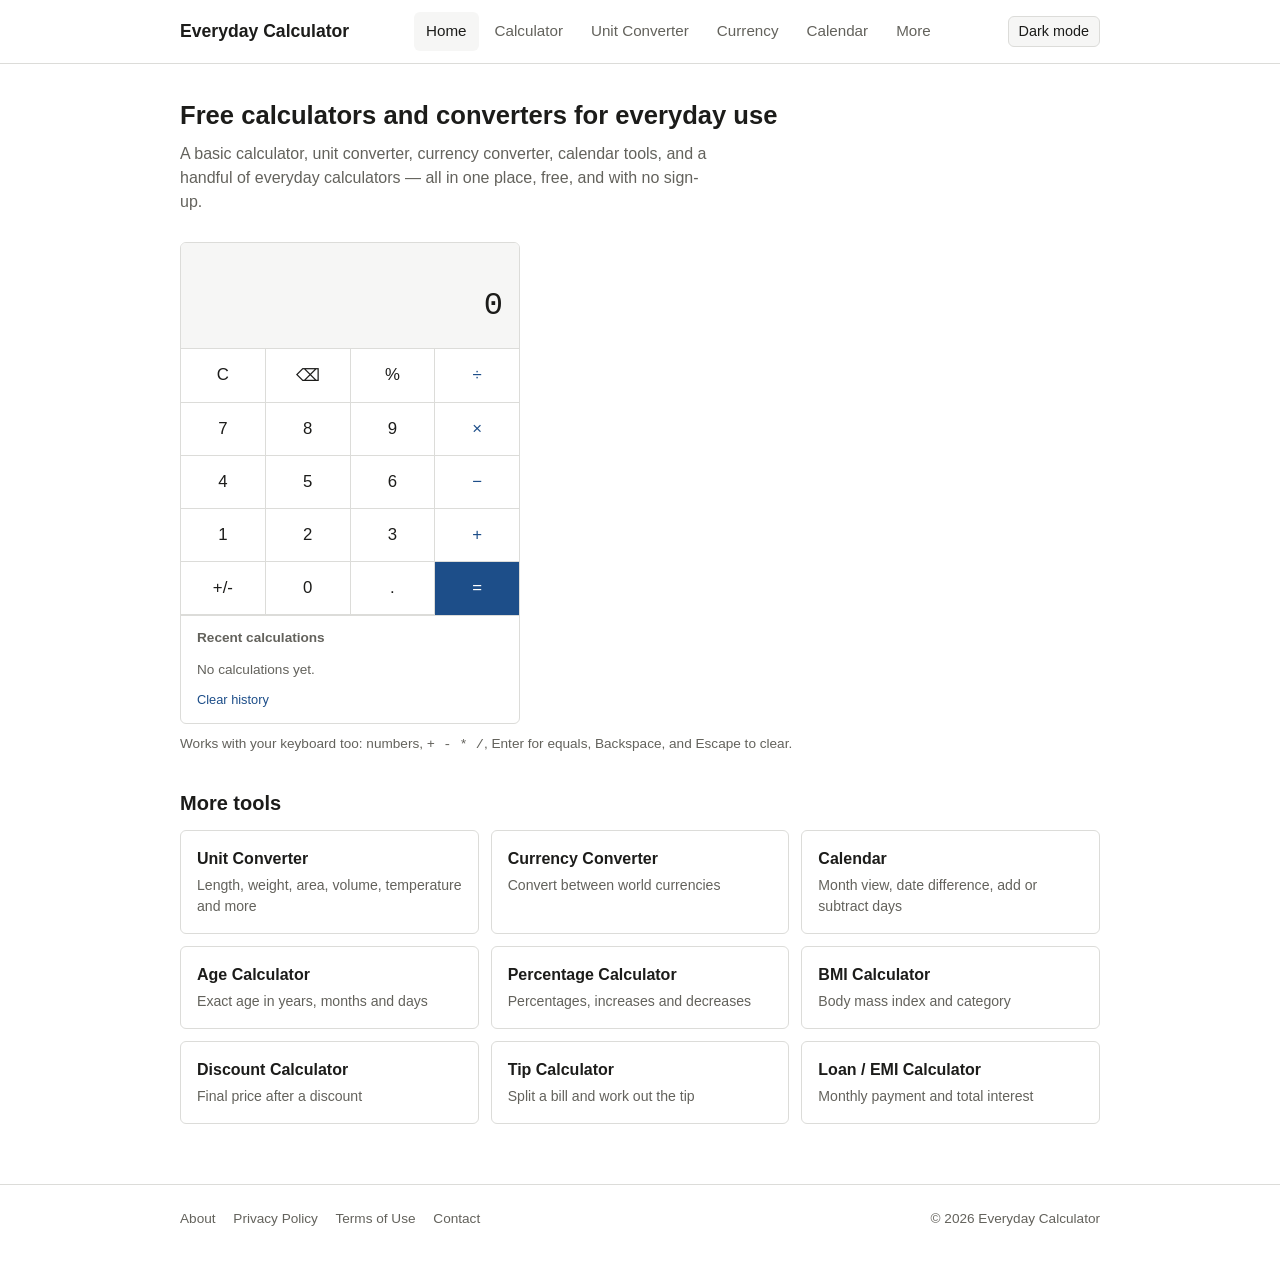
<file: index.html>
<!doctype html>
<html lang="en">
<head>
<meta charset="utf-8">
<meta name="viewport" content="width=device-width, initial-scale=1">
<title>Everyday Calculator - Free Online Calculator, Unit &amp; Currency Converter</title>
<meta name="description" content="A free online calculator with unit converter, currency converter, calendar and date tools, and everyday calculators like percentage, age, BMI, discount, tip and loan EMI.">
<link rel="canonical" href="https://example.com/">
<meta property="og:title" content="Everyday Calculator">
<meta property="og:description" content="Free calculators and converters for everyday use.">
<meta property="og:type" content="website">
<meta property="og:url" content="https://example.com/">
<link rel="stylesheet" href="style.css">
</head>
<body>
<a href="#main" class="skip-link">Skip to content</a>
<header class="site-header">
  <div class="nav-wrap">
    <a href="index.html" class="brand">Everyday Calculator</a>
    <button class="nav-toggle" id="nav-toggle" aria-expanded="false" aria-controls="site-nav">Menu</button>
    <nav class="site-nav" id="site-nav" aria-label="Main">
      <ul>
        <li><a href="index.html" aria-current="page">Home</a></li>
        <li><a href="index.html#calculator">Calculator</a></li>
        <li><a href="converter.html">Unit Converter</a></li>
        <li><a href="currency.html">Currency</a></li>
        <li><a href="calendar.html">Calendar</a></li>
        <li><a href="more.html">More</a></li>
      </ul>
    </nav>
    <div class="nav-right">
      <button class="icon-btn" id="theme-toggle" type="button">Dark mode</button>
    </div>
  </div>
</header>

<main id="main">
  <div class="container">
    <h1>Free calculators and converters for everyday use</h1>
    <p class="lede">A basic calculator, unit converter, currency converter, calendar tools, and a handful of everyday calculators — all in one place, free, and with no sign-up.</p>

    <section id="calculator" aria-labelledby="calc-heading">
      <h2 id="calc-heading" class="visually-hidden">Calculator</h2>
      <div class="calculator">
        <div class="calc-display">
          <div class="calc-expression" id="calc-expression" aria-hidden="true">&nbsp;</div>
          <div class="calc-value" id="calc-value" role="status" aria-live="polite">0</div>
        </div>
        <div class="calc-keys" role="group" aria-label="Calculator keys">
          <button type="button" data-action="clear">C</button>
          <button type="button" data-action="backspace">⌫</button>
          <button type="button" data-action="percent">%</button>
          <button type="button" data-action="op" data-op="/" class="op">÷</button>

          <button type="button" data-action="digit" data-digit="7">7</button>
          <button type="button" data-action="digit" data-digit="8">8</button>
          <button type="button" data-action="digit" data-digit="9">9</button>
          <button type="button" data-action="op" data-op="*" class="op">×</button>

          <button type="button" data-action="digit" data-digit="4">4</button>
          <button type="button" data-action="digit" data-digit="5">5</button>
          <button type="button" data-action="digit" data-digit="6">6</button>
          <button type="button" data-action="op" data-op="-" class="op">−</button>

          <button type="button" data-action="digit" data-digit="1">1</button>
          <button type="button" data-action="digit" data-digit="2">2</button>
          <button type="button" data-action="digit" data-digit="3">3</button>
          <button type="button" data-action="op" data-op="+" class="op">+</button>

          <button type="button" data-action="sign">+/-</button>
          <button type="button" data-action="digit" data-digit="0">0</button>
          <button type="button" data-action="decimal">.</button>
          <button type="button" data-action="equals" class="equals">=</button>
        </div>
        <div class="calc-history">
          <h2>Recent calculations</h2>
          <ul id="calc-history-list"><li class="empty">No calculations yet.</li></ul>
          <button type="button" class="clear-history" id="calc-clear-history">Clear history</button>
        </div>
      </div>
      <p class="note">Works with your keyboard too: numbers, <code>+ - * /</code>, Enter for equals, Backspace, and Escape to clear.</p>
    </section>

    <h2>More tools</h2>
    <div class="tool-grid">
      <a class="tool-card" href="converter.html"><h3>Unit Converter</h3><p>Length, weight, area, volume, temperature and more</p></a>
      <a class="tool-card" href="currency.html"><h3>Currency Converter</h3><p>Convert between world currencies</p></a>
      <a class="tool-card" href="calendar.html"><h3>Calendar</h3><p>Month view, date difference, add or subtract days</p></a>
      <a class="tool-card" href="more.html#age"><h3>Age Calculator</h3><p>Exact age in years, months and days</p></a>
      <a class="tool-card" href="more.html#percentage"><h3>Percentage Calculator</h3><p>Percentages, increases and decreases</p></a>
      <a class="tool-card" href="more.html#bmi"><h3>BMI Calculator</h3><p>Body mass index and category</p></a>
      <a class="tool-card" href="more.html#discount"><h3>Discount Calculator</h3><p>Final price after a discount</p></a>
      <a class="tool-card" href="more.html#tip"><h3>Tip Calculator</h3><p>Split a bill and work out the tip</p></a>
      <a class="tool-card" href="more.html#loan"><h3>Loan / EMI Calculator</h3><p>Monthly payment and total interest</p></a>
    </div>
  </div>
</main>

<footer class="site-footer">
  <div class="container">
    <div>
      <a href="about.html">About</a>
      <a href="privacy.html">Privacy Policy</a>
      <a href="terms.html">Terms of Use</a>
      <a href="contact.html">Contact</a>
    </div>
    <div>&copy; 2026 Everyday Calculator</div>
  </div>
</footer>

<script src="shared.js"></script>
<script src="calculator.js"></script>
</body>
</html>
</file>
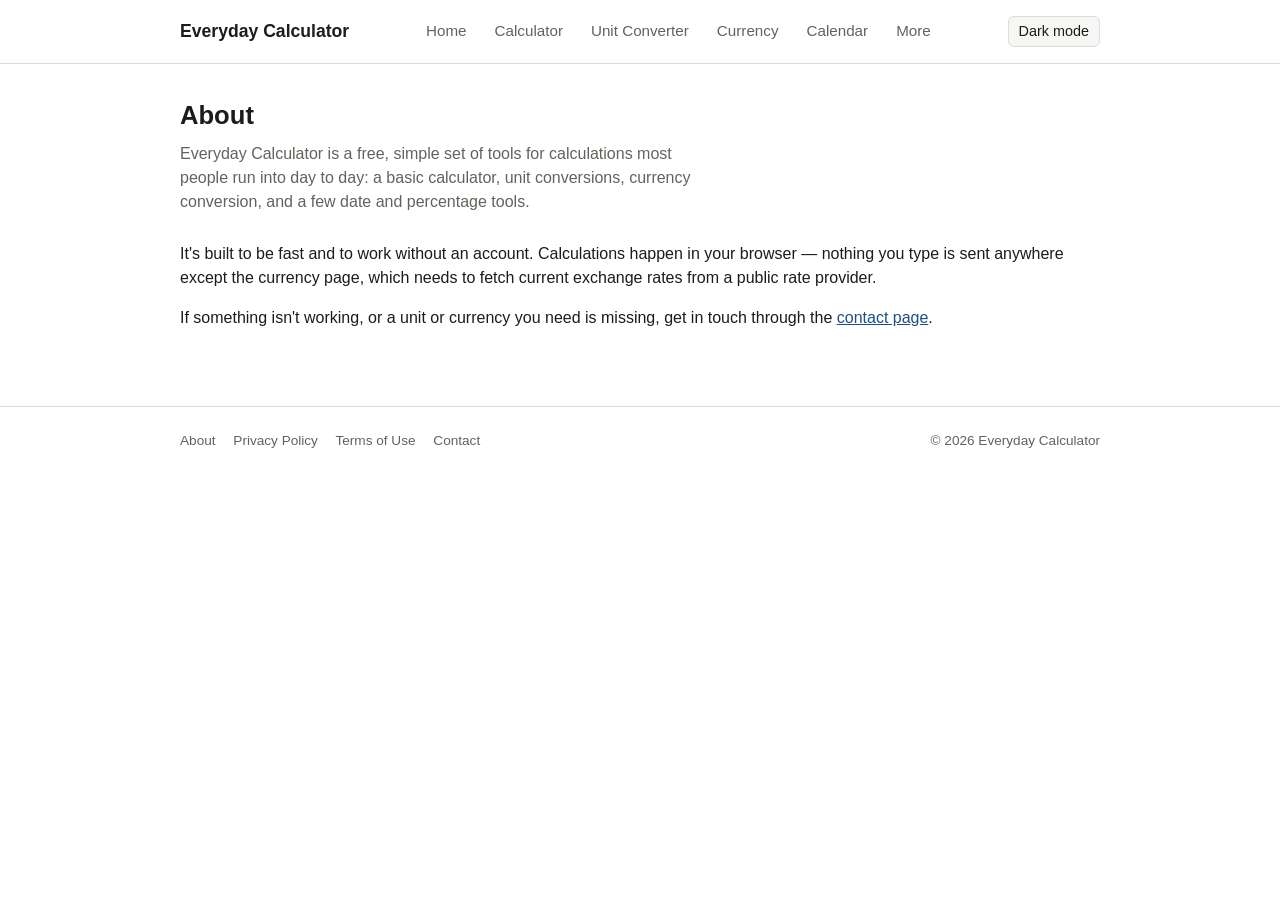
<file: about.html>
<!doctype html>
<html lang="en">
<head>
<meta charset="utf-8">
<meta name="viewport" content="width=device-width, initial-scale=1">
<title>About - Everyday Calculator</title>
<meta name="description" content="About Everyday Calculator, a free set of calculators and converters for everyday use.">
<link rel="canonical" href="https://example.com/about.html">
<link rel="stylesheet" href="style.css">
</head>
<body>
<a href="#main" class="skip-link">Skip to content</a>
<header class="site-header">
  <div class="nav-wrap">
    <a href="index.html" class="brand">Everyday Calculator</a>
    <button class="nav-toggle" id="nav-toggle" aria-expanded="false" aria-controls="site-nav">Menu</button>
    <nav class="site-nav" id="site-nav" aria-label="Main">
      <ul>
        <li><a href="index.html">Home</a></li>
        <li><a href="index.html#calculator">Calculator</a></li>
        <li><a href="converter.html">Unit Converter</a></li>
        <li><a href="currency.html">Currency</a></li>
        <li><a href="calendar.html">Calendar</a></li>
        <li><a href="more.html">More</a></li>
      </ul>
    </nav>
    <div class="nav-right">
      <button class="icon-btn" id="theme-toggle" type="button">Dark mode</button>
    </div>
  </div>
</header>

<main id="main">
  <div class="container">
    <h1>About</h1>
    <p class="lede">Everyday Calculator is a free, simple set of tools for calculations most people run into day to day: a basic calculator, unit conversions, currency conversion, and a few date and percentage tools.</p>
    <p>It's built to be fast and to work without an account. Calculations happen in your browser — nothing you type is sent anywhere except the currency page, which needs to fetch current exchange rates from a public rate provider.</p>
    <p>If something isn't working, or a unit or currency you need is missing, get in touch through the <a href="contact.html">contact page</a>.</p>
  </div>
</main>

<footer class="site-footer">
  <div class="container">
    <div>
      <a href="about.html">About</a>
      <a href="privacy.html">Privacy Policy</a>
      <a href="terms.html">Terms of Use</a>
      <a href="contact.html">Contact</a>
    </div>
    <div>&copy; 2026 Everyday Calculator</div>
  </div>
</footer>

<script src="shared.js"></script>
</body>
</html>
</file>
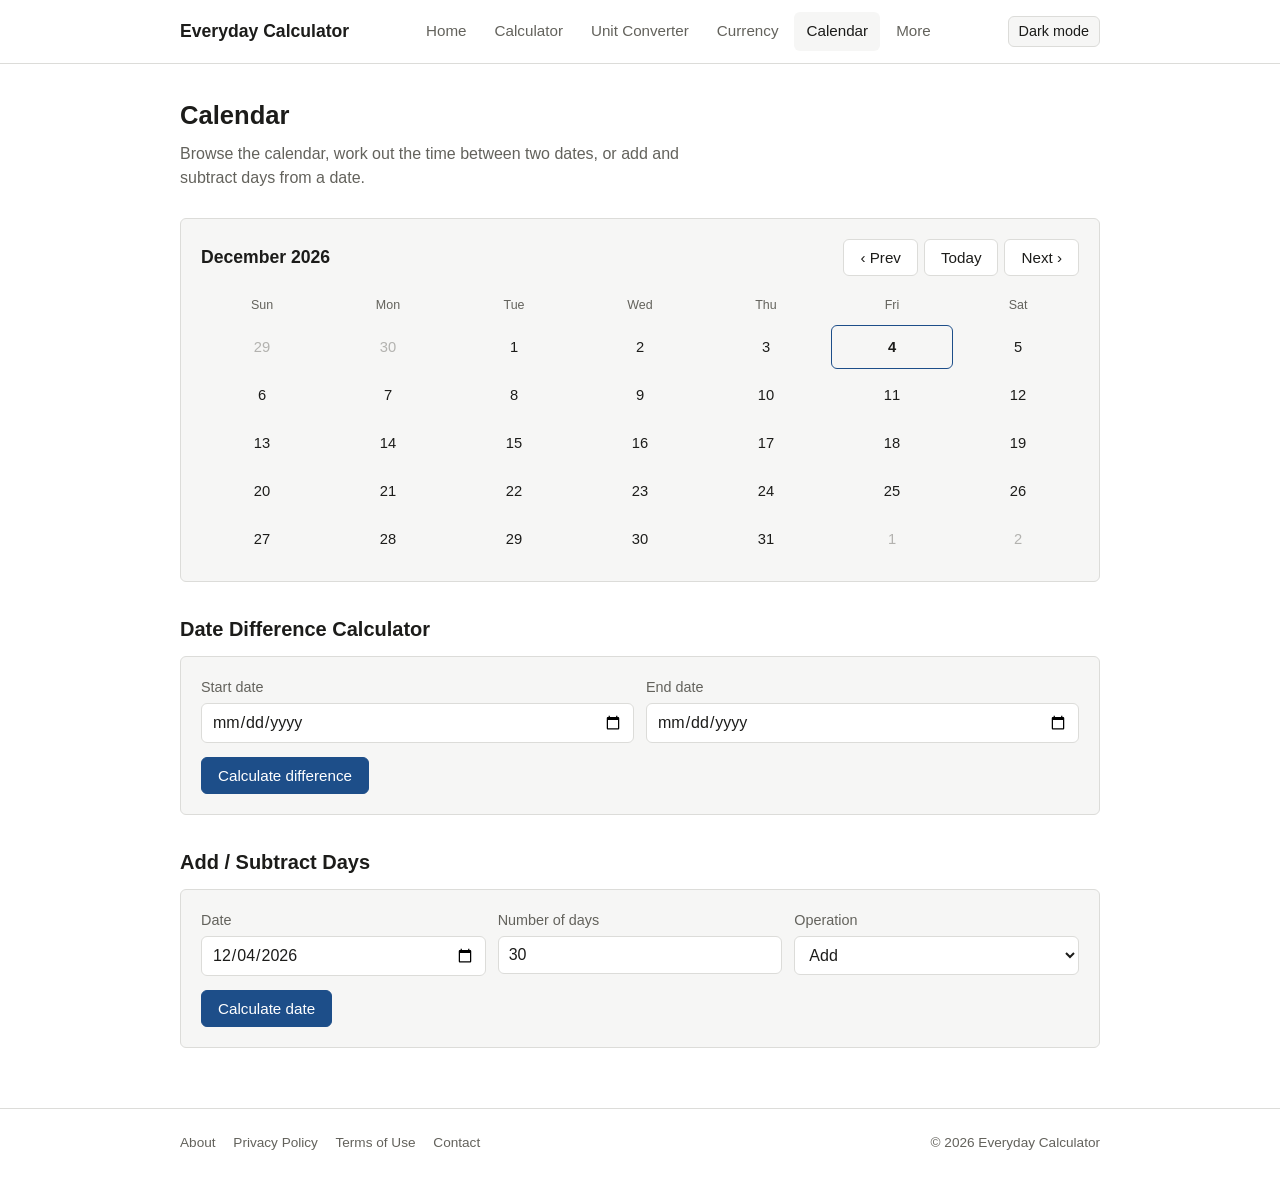
<file: calendar.html>
<!doctype html>
<html lang="en">
<head>
<meta charset="utf-8">
<meta name="viewport" content="width=device-width, initial-scale=1">
<title>Calendar &amp; Date Calculator - Everyday Calculator</title>
<meta name="description" content="Free online calendar with a date difference calculator and an add or subtract days tool.">
<link rel="canonical" href="https://example.com/calendar.html">
<link rel="stylesheet" href="style.css">
</head>
<body>
<a href="#main" class="skip-link">Skip to content</a>
<header class="site-header">
  <div class="nav-wrap">
    <a href="index.html" class="brand">Everyday Calculator</a>
    <button class="nav-toggle" id="nav-toggle" aria-expanded="false" aria-controls="site-nav">Menu</button>
    <nav class="site-nav" id="site-nav" aria-label="Main">
      <ul>
        <li><a href="index.html">Home</a></li>
        <li><a href="index.html#calculator">Calculator</a></li>
        <li><a href="converter.html">Unit Converter</a></li>
        <li><a href="currency.html">Currency</a></li>
        <li><a href="calendar.html" aria-current="page">Calendar</a></li>
        <li><a href="more.html">More</a></li>
      </ul>
    </nav>
    <div class="nav-right">
      <button class="icon-btn" id="theme-toggle" type="button">Dark mode</button>
    </div>
  </div>
</header>

<main id="main">
  <div class="container">
    <h1>Calendar</h1>
    <p class="lede">Browse the calendar, work out the time between two dates, or add and subtract days from a date.</p>

    <div class="panel">
      <div class="cal-head">
        <h3 id="cal-month-label"></h3>
        <div class="cal-nav">
          <button type="button" class="btn secondary" id="cal-prev">‹ Prev</button>
          <button type="button" class="btn secondary" id="cal-today">Today</button>
          <button type="button" class="btn secondary" id="cal-next">Next ›</button>
        </div>
      </div>
      <div class="cal-grid" id="cal-grid" role="table" aria-label="Calendar"></div>
    </div>

    <h2 id="difference">Date Difference Calculator</h2>
    <div class="panel">
      <div class="field-row">
        <div class="field">
          <label for="diff-start">Start date</label>
          <input type="date" id="diff-start">
        </div>
        <div class="field">
          <label for="diff-end">End date</label>
          <input type="date" id="diff-end">
        </div>
      </div>
      <button type="button" class="btn" id="diff-calc">Calculate difference</button>
      <div id="diff-result" class="result-box" hidden></div>
    </div>

    <h2 id="addsub">Add / Subtract Days</h2>
    <div class="panel">
      <div class="field-row">
        <div class="field">
          <label for="add-date">Date</label>
          <input type="date" id="add-date">
        </div>
        <div class="field">
          <label for="add-days">Number of days</label>
          <input type="number" id="add-days" min="0" value="30">
        </div>
        <div class="field">
          <label for="add-op">Operation</label>
          <select id="add-op">
            <option value="add">Add</option>
            <option value="subtract">Subtract</option>
          </select>
        </div>
      </div>
      <button type="button" class="btn" id="add-calc">Calculate date</button>
      <div id="add-result" class="result-box" hidden></div>
    </div>
  </div>
</main>

<footer class="site-footer">
  <div class="container">
    <div>
      <a href="about.html">About</a>
      <a href="privacy.html">Privacy Policy</a>
      <a href="terms.html">Terms of Use</a>
      <a href="contact.html">Contact</a>
    </div>
    <div>&copy; 2026 Everyday Calculator</div>
  </div>
</footer>

<script src="shared.js"></script>
<script src="calendar.js"></script>
</body>
</html>
</file>
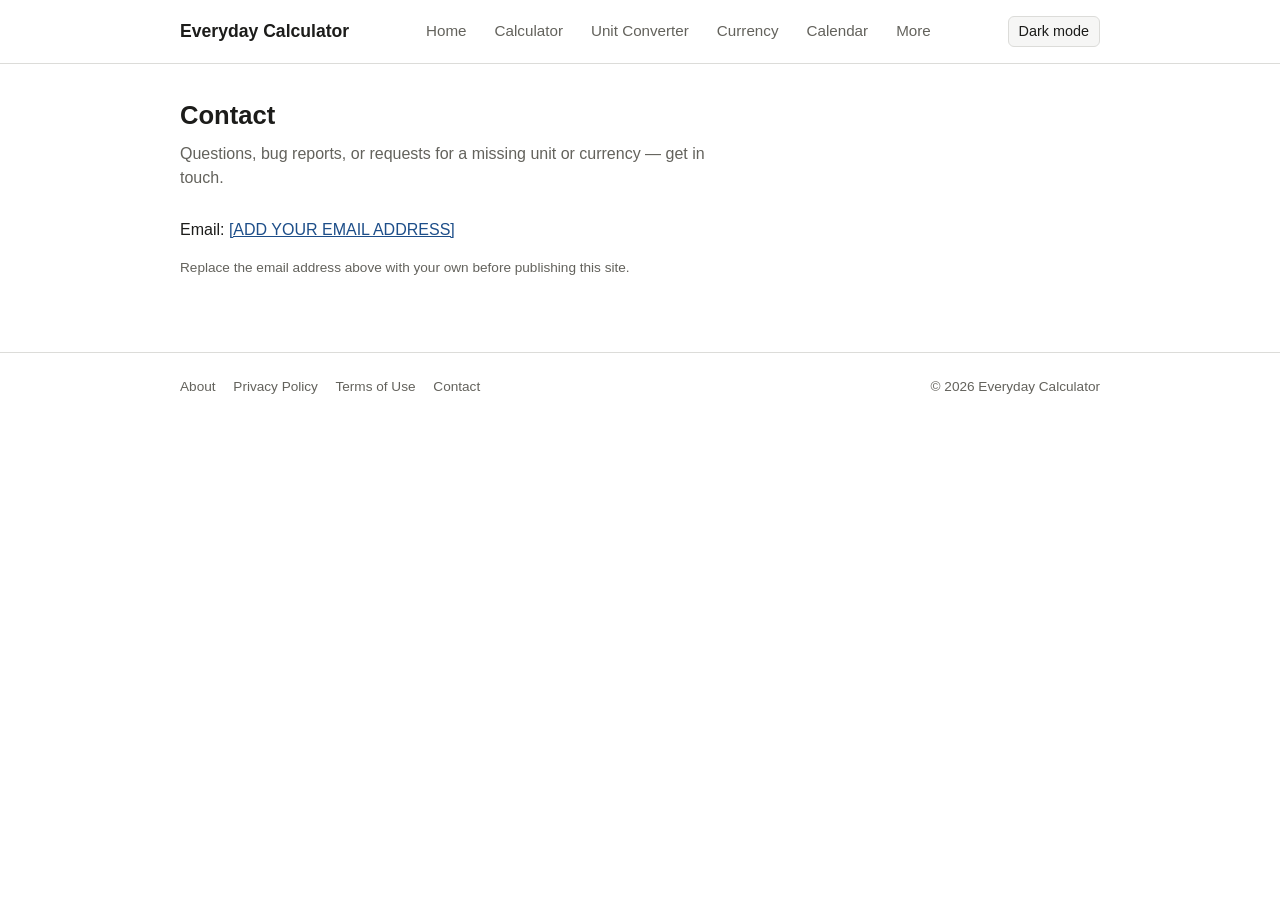
<file: contact.html>
<!doctype html>
<html lang="en">
<head>
<meta charset="utf-8">
<meta name="viewport" content="width=device-width, initial-scale=1">
<title>Contact - Everyday Calculator</title>
<meta name="description" content="Get in touch about Everyday Calculator.">
<link rel="canonical" href="https://example.com/contact.html">
<link rel="stylesheet" href="style.css">
</head>
<body>
<a href="#main" class="skip-link">Skip to content</a>
<header class="site-header">
  <div class="nav-wrap">
    <a href="index.html" class="brand">Everyday Calculator</a>
    <button class="nav-toggle" id="nav-toggle" aria-expanded="false" aria-controls="site-nav">Menu</button>
    <nav class="site-nav" id="site-nav" aria-label="Main">
      <ul>
        <li><a href="index.html">Home</a></li>
        <li><a href="index.html#calculator">Calculator</a></li>
        <li><a href="converter.html">Unit Converter</a></li>
        <li><a href="currency.html">Currency</a></li>
        <li><a href="calendar.html">Calendar</a></li>
        <li><a href="more.html">More</a></li>
      </ul>
    </nav>
    <div class="nav-right">
      <button class="icon-btn" id="theme-toggle" type="button">Dark mode</button>
    </div>
  </div>
</header>

<main id="main">
  <div class="container">
    <h1>Contact</h1>
    <p class="lede">Questions, bug reports, or requests for a missing unit or currency — get in touch.</p>
    <p>Email: <a href="mailto:contact@example.com">[ADD YOUR EMAIL ADDRESS]</a></p>
    <p class="note">Replace the email address above with your own before publishing this site.</p>
  </div>
</main>

<footer class="site-footer">
  <div class="container">
    <div>
      <a href="about.html">About</a>
      <a href="privacy.html">Privacy Policy</a>
      <a href="terms.html">Terms of Use</a>
      <a href="contact.html">Contact</a>
    </div>
    <div>&copy; 2026 Everyday Calculator</div>
  </div>
</footer>

<script src="shared.js"></script>
</body>
</html>
</file>
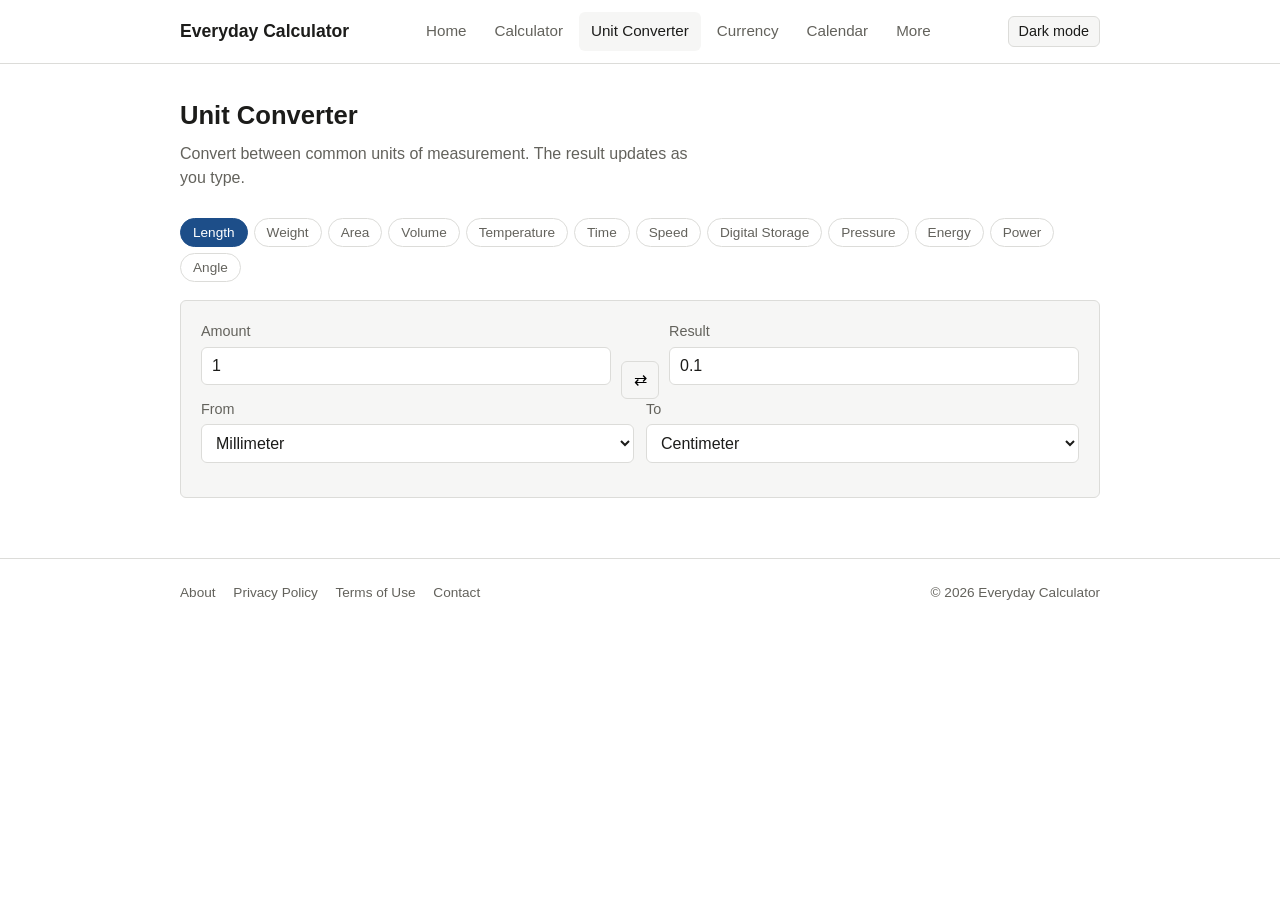
<file: converter.html>
<!doctype html>
<html lang="en">
<head>
<meta charset="utf-8">
<meta name="viewport" content="width=device-width, initial-scale=1">
<title>Unit Converter - Length, Weight, Volume, Temperature | Everyday Calculator</title>
<meta name="description" content="Free online unit converter for length, weight, area, volume, temperature, time, speed, digital storage, pressure, energy, power and angle.">
<link rel="canonical" href="https://example.com/converter.html">
<link rel="stylesheet" href="style.css">
</head>
<body>
<a href="#main" class="skip-link">Skip to content</a>
<header class="site-header">
  <div class="nav-wrap">
    <a href="index.html" class="brand">Everyday Calculator</a>
    <button class="nav-toggle" id="nav-toggle" aria-expanded="false" aria-controls="site-nav">Menu</button>
    <nav class="site-nav" id="site-nav" aria-label="Main">
      <ul>
        <li><a href="index.html">Home</a></li>
        <li><a href="index.html#calculator">Calculator</a></li>
        <li><a href="converter.html" aria-current="page">Unit Converter</a></li>
        <li><a href="currency.html">Currency</a></li>
        <li><a href="calendar.html">Calendar</a></li>
        <li><a href="more.html">More</a></li>
      </ul>
    </nav>
    <div class="nav-right">
      <button class="icon-btn" id="theme-toggle" type="button">Dark mode</button>
    </div>
  </div>
</header>

<main id="main">
  <div class="container">
    <h1>Unit Converter</h1>
    <p class="lede">Convert between common units of measurement. The result updates as you type.</p>

    <div class="tab-list" role="tablist" aria-label="Unit category" id="category-tabs"></div>

    <div class="panel">
      <div class="converter-row">
        <div class="field">
          <label for="from-value">Amount</label>
          <input type="text" inputmode="decimal" id="from-value" value="1">
        </div>
        <button type="button" class="swap-btn" id="swap-units" aria-label="Swap units">⇄</button>
        <div class="field">
          <label for="to-value">Result</label>
          <input type="text" id="to-value" readonly>
        </div>
      </div>
      <div class="field-row">
        <div class="field">
          <label for="from-unit">From</label>
          <select id="from-unit"></select>
        </div>
        <div class="field">
          <label for="to-unit">To</label>
          <select id="to-unit"></select>
        </div>
      </div>
      <div id="converter-error" class="result-box error" hidden></div>
    </div>
  </div>
</main>

<footer class="site-footer">
  <div class="container">
    <div>
      <a href="about.html">About</a>
      <a href="privacy.html">Privacy Policy</a>
      <a href="terms.html">Terms of Use</a>
      <a href="contact.html">Contact</a>
    </div>
    <div>&copy; 2026 Everyday Calculator</div>
  </div>
</footer>

<script src="shared.js"></script>
<script src="converter.js"></script>
</body>
</html>
</file>
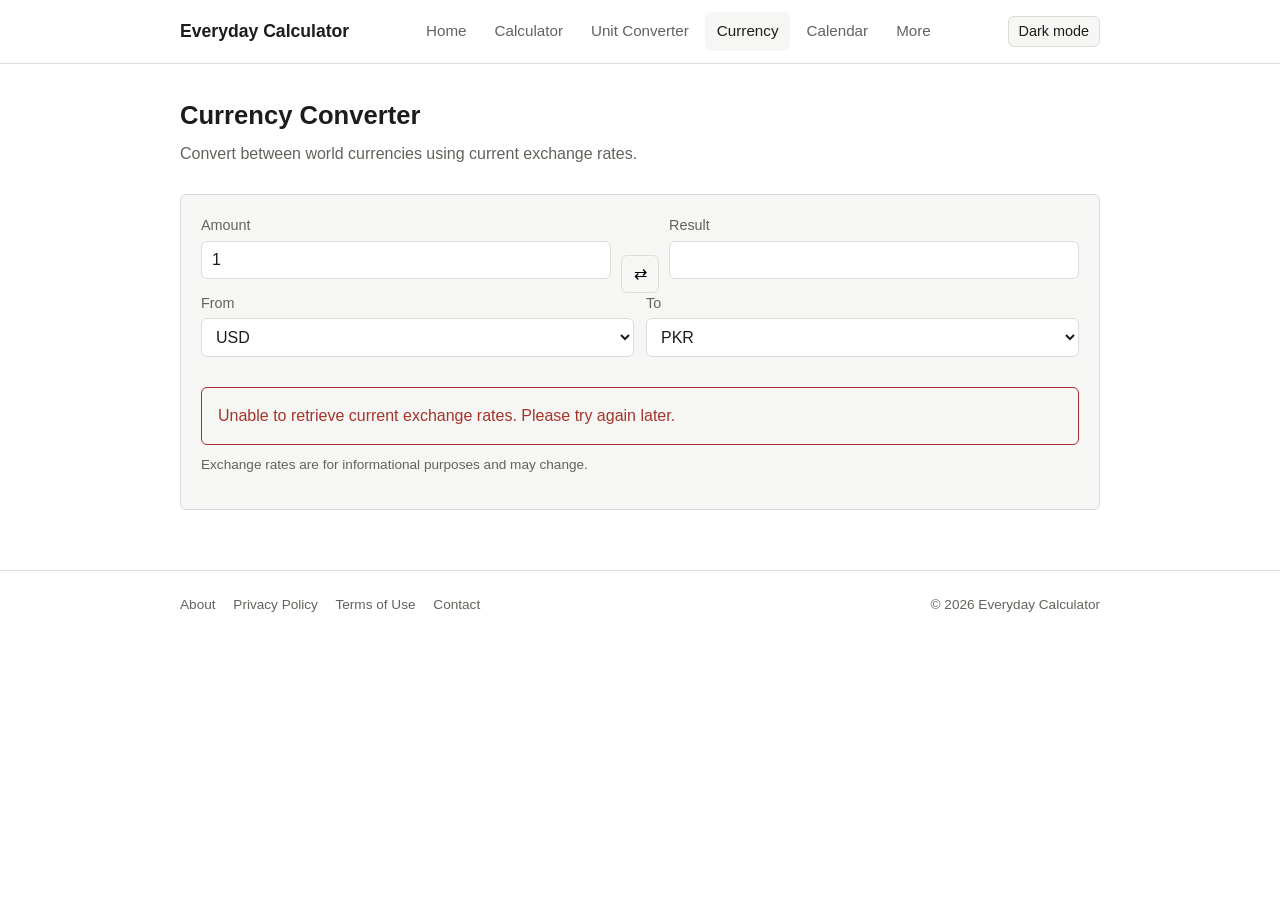
<file: currency.html>
<!doctype html>
<html lang="en">
<head>
<meta charset="utf-8">
<meta name="viewport" content="width=device-width, initial-scale=1">
<title>Currency Converter - Live Exchange Rates | Everyday Calculator</title>
<meta name="description" content="Free currency converter for USD, EUR, GBP, PKR, INR and more, using publicly available exchange rates.">
<link rel="canonical" href="https://example.com/currency.html">
<link rel="stylesheet" href="style.css">
</head>
<body>
<a href="#main" class="skip-link">Skip to content</a>
<header class="site-header">
  <div class="nav-wrap">
    <a href="index.html" class="brand">Everyday Calculator</a>
    <button class="nav-toggle" id="nav-toggle" aria-expanded="false" aria-controls="site-nav">Menu</button>
    <nav class="site-nav" id="site-nav" aria-label="Main">
      <ul>
        <li><a href="index.html">Home</a></li>
        <li><a href="index.html#calculator">Calculator</a></li>
        <li><a href="converter.html">Unit Converter</a></li>
        <li><a href="currency.html" aria-current="page">Currency</a></li>
        <li><a href="calendar.html">Calendar</a></li>
        <li><a href="more.html">More</a></li>
      </ul>
    </nav>
    <div class="nav-right">
      <button class="icon-btn" id="theme-toggle" type="button">Dark mode</button>
    </div>
  </div>
</header>

<main id="main">
  <div class="container">
    <h1>Currency Converter</h1>
    <p class="lede">Convert between world currencies using current exchange rates.</p>

    <div class="panel">
      <div class="converter-row">
        <div class="field">
          <label for="cur-amount">Amount</label>
          <input type="text" inputmode="decimal" id="cur-amount" value="1">
        </div>
        <button type="button" class="swap-btn" id="cur-swap" aria-label="Swap currencies">⇄</button>
        <div class="field">
          <label for="cur-result">Result</label>
          <input type="text" id="cur-result" readonly>
        </div>
      </div>
      <div class="field-row">
        <div class="field">
          <label for="cur-from">From</label>
          <select id="cur-from"></select>
        </div>
        <div class="field">
          <label for="cur-to">To</label>
          <select id="cur-to"></select>
        </div>
      </div>
      <div id="cur-status" class="note">Loading current exchange rates…</div>
      <div id="cur-error" class="result-box error" hidden></div>
      <p class="note">Exchange rates are for informational purposes and may change.</p>
    </div>
  </div>
</main>

<footer class="site-footer">
  <div class="container">
    <div>
      <a href="about.html">About</a>
      <a href="privacy.html">Privacy Policy</a>
      <a href="terms.html">Terms of Use</a>
      <a href="contact.html">Contact</a>
    </div>
    <div>&copy; 2026 Everyday Calculator</div>
  </div>
</footer>

<script src="shared.js"></script>
<script src="currency.js"></script>
</body>
</html>
</file>
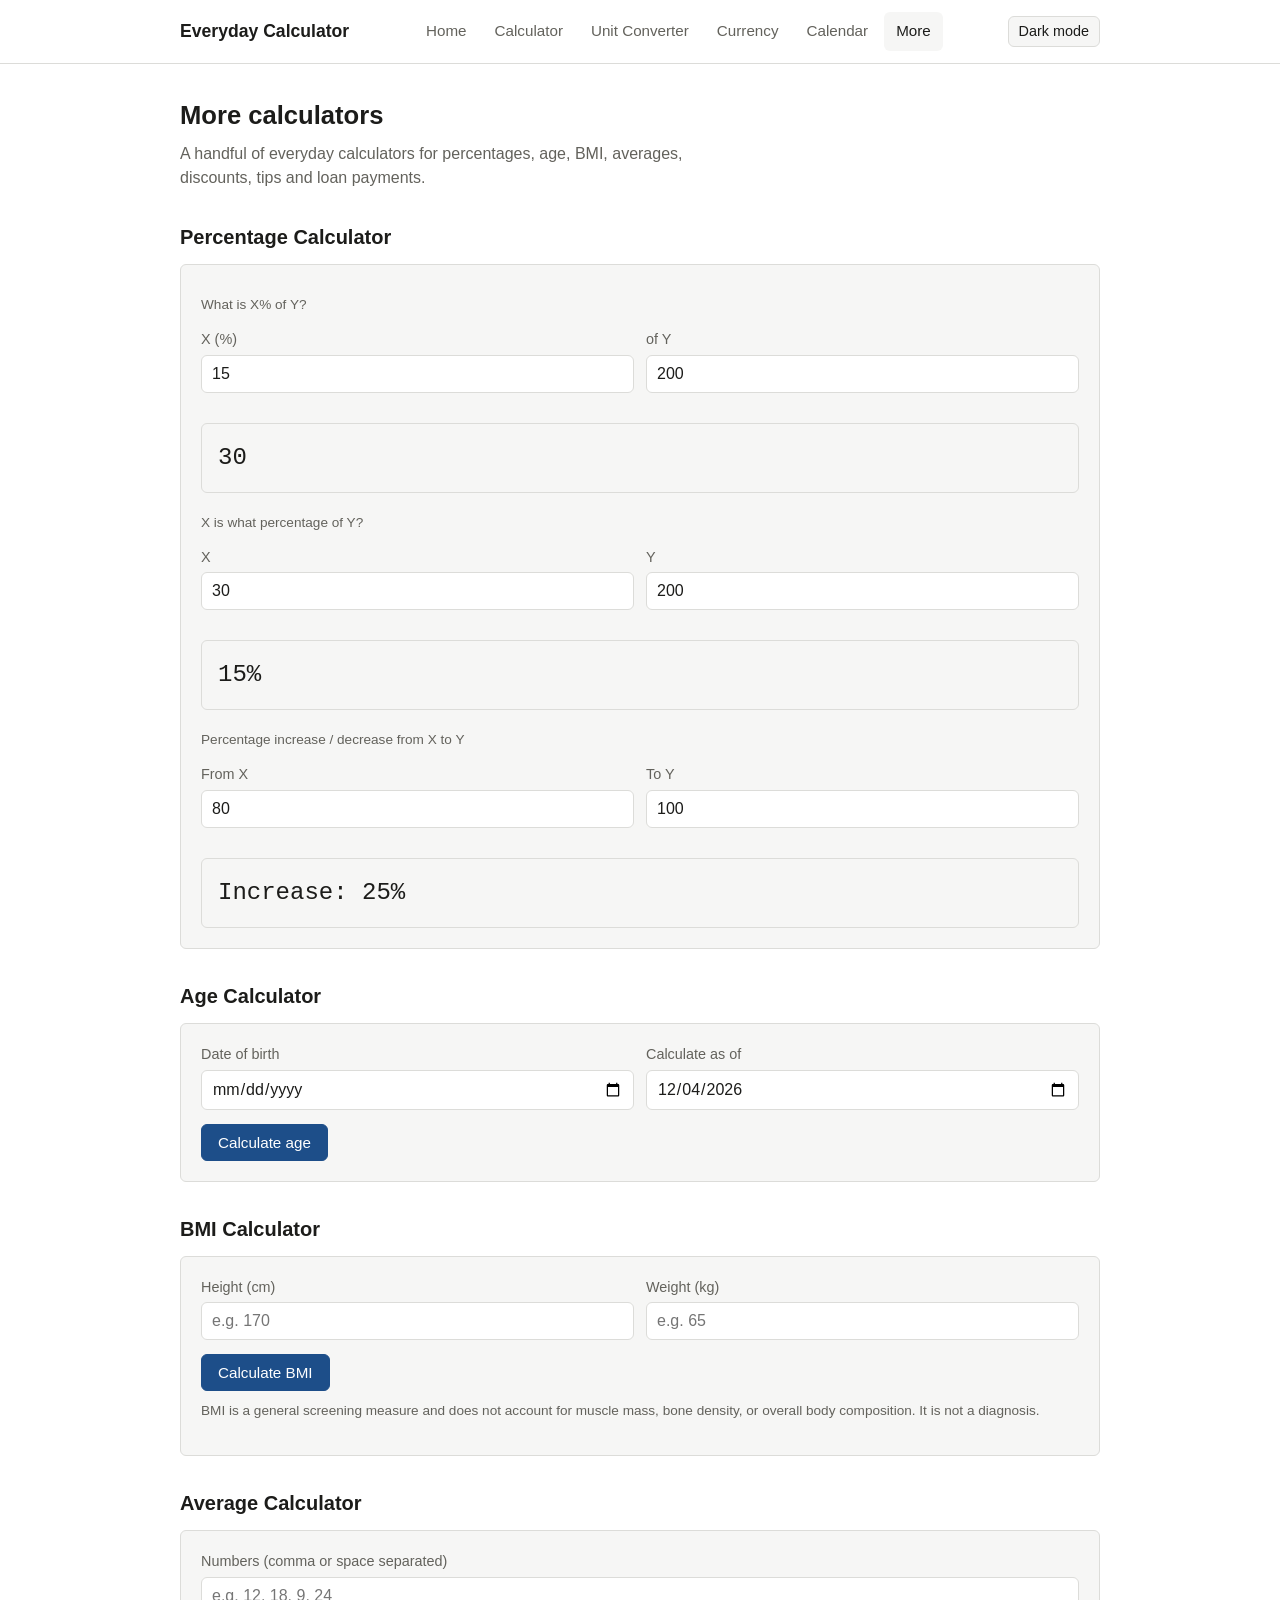
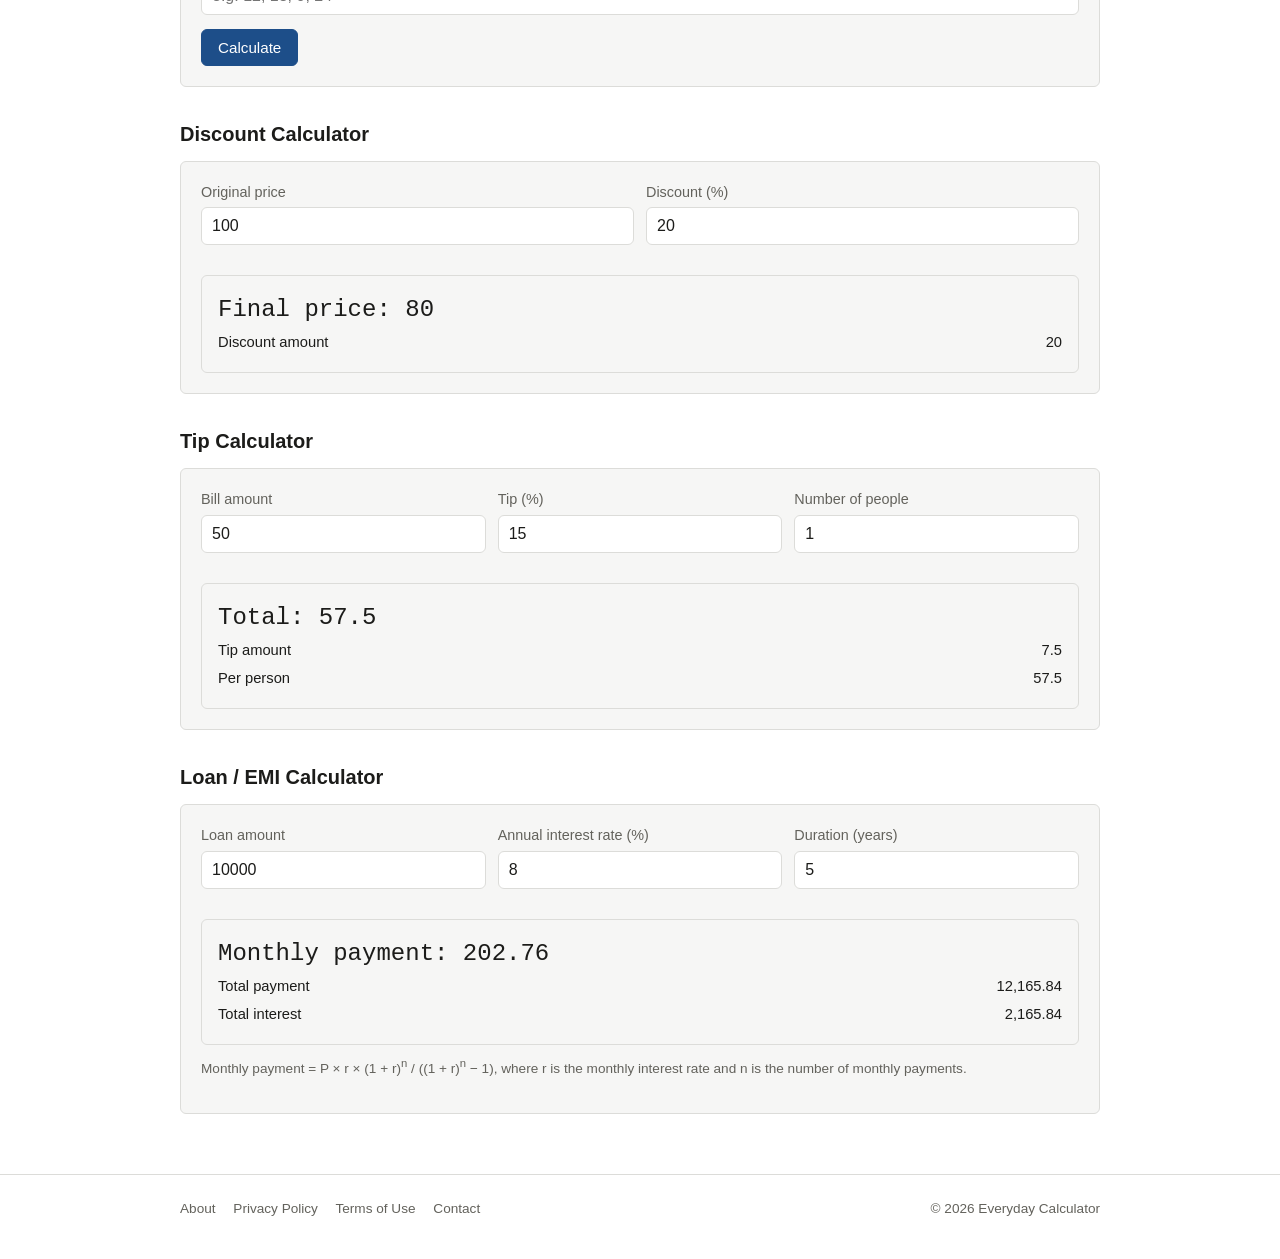
<file: more.html>
<!doctype html>
<html lang="en">
<head>
<meta charset="utf-8">
<meta name="viewport" content="width=device-width, initial-scale=1">
<title>More Calculators - Percentage, Age, BMI, Discount, Tip, Loan | Everyday Calculator</title>
<meta name="description" content="Free percentage calculator, age calculator, BMI calculator, average calculator, discount calculator, tip calculator and loan EMI calculator.">
<link rel="canonical" href="https://example.com/more.html">
<link rel="stylesheet" href="style.css">
</head>
<body>
<a href="#main" class="skip-link">Skip to content</a>
<header class="site-header">
  <div class="nav-wrap">
    <a href="index.html" class="brand">Everyday Calculator</a>
    <button class="nav-toggle" id="nav-toggle" aria-expanded="false" aria-controls="site-nav">Menu</button>
    <nav class="site-nav" id="site-nav" aria-label="Main">
      <ul>
        <li><a href="index.html">Home</a></li>
        <li><a href="index.html#calculator">Calculator</a></li>
        <li><a href="converter.html">Unit Converter</a></li>
        <li><a href="currency.html">Currency</a></li>
        <li><a href="calendar.html">Calendar</a></li>
        <li><a href="more.html" aria-current="page">More</a></li>
      </ul>
    </nav>
    <div class="nav-right">
      <button class="icon-btn" id="theme-toggle" type="button">Dark mode</button>
    </div>
  </div>
</header>

<main id="main">
  <div class="container">
    <h1>More calculators</h1>
    <p class="lede">A handful of everyday calculators for percentages, age, BMI, averages, discounts, tips and loan payments.</p>

    <h2 id="percentage">Percentage Calculator</h2>
    <div class="panel">
      <p class="note">What is X% of Y?</p>
      <div class="field-row">
        <div class="field"><label for="pc1-x">X (%)</label><input type="text" inputmode="decimal" id="pc1-x" value="15"></div>
        <div class="field"><label for="pc1-y">of Y</label><input type="text" inputmode="decimal" id="pc1-y" value="200"></div>
      </div>
      <div id="pc1-result" class="result-box"></div>

      <p class="note" style="margin-top:20px">X is what percentage of Y?</p>
      <div class="field-row">
        <div class="field"><label for="pc2-x">X</label><input type="text" inputmode="decimal" id="pc2-x" value="30"></div>
        <div class="field"><label for="pc2-y">Y</label><input type="text" inputmode="decimal" id="pc2-y" value="200"></div>
      </div>
      <div id="pc2-result" class="result-box"></div>

      <p class="note" style="margin-top:20px">Percentage increase / decrease from X to Y</p>
      <div class="field-row">
        <div class="field"><label for="pc3-x">From X</label><input type="text" inputmode="decimal" id="pc3-x" value="80"></div>
        <div class="field"><label for="pc3-y">To Y</label><input type="text" inputmode="decimal" id="pc3-y" value="100"></div>
      </div>
      <div id="pc3-result" class="result-box"></div>
    </div>

    <h2 id="age">Age Calculator</h2>
    <div class="panel">
      <div class="field-row">
        <div class="field"><label for="age-dob">Date of birth</label><input type="date" id="age-dob"></div>
        <div class="field"><label for="age-asof">Calculate as of</label><input type="date" id="age-asof"></div>
      </div>
      <button type="button" class="btn" id="age-calc">Calculate age</button>
      <div id="age-result" class="result-box" hidden></div>
    </div>

    <h2 id="bmi">BMI Calculator</h2>
    <div class="panel">
      <div class="field-row">
        <div class="field"><label for="bmi-height">Height (cm)</label><input type="text" inputmode="decimal" id="bmi-height" placeholder="e.g. 170"></div>
        <div class="field"><label for="bmi-weight">Weight (kg)</label><input type="text" inputmode="decimal" id="bmi-weight" placeholder="e.g. 65"></div>
      </div>
      <button type="button" class="btn" id="bmi-calc">Calculate BMI</button>
      <div id="bmi-result" class="result-box" hidden></div>
      <p class="note">BMI is a general screening measure and does not account for muscle mass, bone density, or overall body composition. It is not a diagnosis.</p>
    </div>

    <h2 id="average">Average Calculator</h2>
    <div class="panel">
      <div class="field">
        <label for="avg-numbers">Numbers (comma or space separated)</label>
        <input type="text" id="avg-numbers" placeholder="e.g. 12, 18, 9, 24">
      </div>
      <button type="button" class="btn" id="avg-calc">Calculate</button>
      <div id="avg-result" class="result-box" hidden></div>
    </div>

    <h2 id="discount">Discount Calculator</h2>
    <div class="panel">
      <div class="field-row">
        <div class="field"><label for="disc-price">Original price</label><input type="text" inputmode="decimal" id="disc-price" value="100"></div>
        <div class="field"><label for="disc-pct">Discount (%)</label><input type="text" inputmode="decimal" id="disc-pct" value="20"></div>
      </div>
      <div id="disc-result" class="result-box"></div>
    </div>

    <h2 id="tip">Tip Calculator</h2>
    <div class="panel">
      <div class="field-row">
        <div class="field"><label for="tip-bill">Bill amount</label><input type="text" inputmode="decimal" id="tip-bill" value="50"></div>
        <div class="field"><label for="tip-pct">Tip (%)</label><input type="text" inputmode="decimal" id="tip-pct" value="15"></div>
        <div class="field"><label for="tip-people">Number of people</label><input type="text" inputmode="numeric" id="tip-people" value="1"></div>
      </div>
      <div id="tip-result" class="result-box"></div>
    </div>

    <h2 id="loan">Loan / EMI Calculator</h2>
    <div class="panel">
      <div class="field-row">
        <div class="field"><label for="loan-amount">Loan amount</label><input type="text" inputmode="decimal" id="loan-amount" value="10000"></div>
        <div class="field"><label for="loan-rate">Annual interest rate (%)</label><input type="text" inputmode="decimal" id="loan-rate" value="8"></div>
        <div class="field"><label for="loan-years">Duration (years)</label><input type="text" inputmode="decimal" id="loan-years" value="5"></div>
      </div>
      <div id="loan-result" class="result-box"></div>
      <p class="note">Monthly payment = P × r × (1 + r)<sup>n</sup> / ((1 + r)<sup>n</sup> − 1), where r is the monthly interest rate and n is the number of monthly payments.</p>
    </div>
  </div>
</main>

<footer class="site-footer">
  <div class="container">
    <div>
      <a href="about.html">About</a>
      <a href="privacy.html">Privacy Policy</a>
      <a href="terms.html">Terms of Use</a>
      <a href="contact.html">Contact</a>
    </div>
    <div>&copy; 2026 Everyday Calculator</div>
  </div>
</footer>

<script src="shared.js"></script>
<script src="more.js"></script>
</body>
</html>
</file>
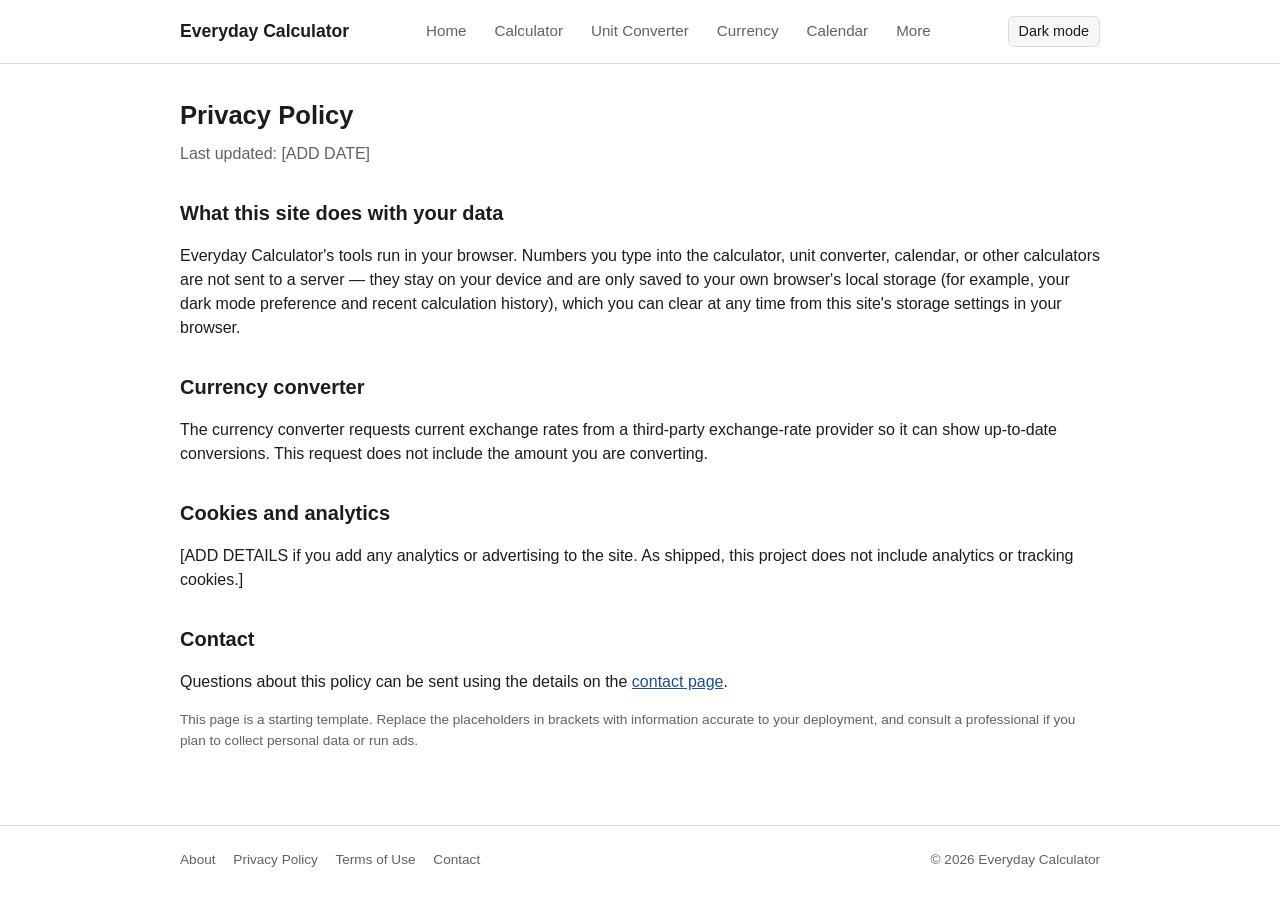
<file: privacy.html>
<!doctype html>
<html lang="en">
<head>
<meta charset="utf-8">
<meta name="viewport" content="width=device-width, initial-scale=1">
<title>Privacy Policy - Everyday Calculator</title>
<meta name="description" content="Privacy policy for Everyday Calculator.">
<link rel="canonical" href="https://example.com/privacy.html">
<link rel="stylesheet" href="style.css">
</head>
<body>
<a href="#main" class="skip-link">Skip to content</a>
<header class="site-header">
  <div class="nav-wrap">
    <a href="index.html" class="brand">Everyday Calculator</a>
    <button class="nav-toggle" id="nav-toggle" aria-expanded="false" aria-controls="site-nav">Menu</button>
    <nav class="site-nav" id="site-nav" aria-label="Main">
      <ul>
        <li><a href="index.html">Home</a></li>
        <li><a href="index.html#calculator">Calculator</a></li>
        <li><a href="converter.html">Unit Converter</a></li>
        <li><a href="currency.html">Currency</a></li>
        <li><a href="calendar.html">Calendar</a></li>
        <li><a href="more.html">More</a></li>
      </ul>
    </nav>
    <div class="nav-right">
      <button class="icon-btn" id="theme-toggle" type="button">Dark mode</button>
    </div>
  </div>
</header>

<main id="main">
  <div class="container">
    <h1>Privacy Policy</h1>
    <p class="lede">Last updated: [ADD DATE]</p>

    <h2>What this site does with your data</h2>
    <p>Everyday Calculator's tools run in your browser. Numbers you type into the calculator, unit converter, calendar, or other calculators are not sent to a server — they stay on your device and are only saved to your own browser's local storage (for example, your dark mode preference and recent calculation history), which you can clear at any time from this site's storage settings in your browser.</p>

    <h2>Currency converter</h2>
    <p>The currency converter requests current exchange rates from a third-party exchange-rate provider so it can show up-to-date conversions. This request does not include the amount you are converting.</p>

    <h2>Cookies and analytics</h2>
    <p>[ADD DETAILS if you add any analytics or advertising to the site. As shipped, this project does not include analytics or tracking cookies.]</p>

    <h2>Contact</h2>
    <p>Questions about this policy can be sent using the details on the <a href="contact.html">contact page</a>.</p>

    <p class="note">This page is a starting template. Replace the placeholders in brackets with information accurate to your deployment, and consult a professional if you plan to collect personal data or run ads.</p>
  </div>
</main>

<footer class="site-footer">
  <div class="container">
    <div>
      <a href="about.html">About</a>
      <a href="privacy.html">Privacy Policy</a>
      <a href="terms.html">Terms of Use</a>
      <a href="contact.html">Contact</a>
    </div>
    <div>&copy; 2026 Everyday Calculator</div>
  </div>
</footer>

<script src="shared.js"></script>
</body>
</html>
</file>
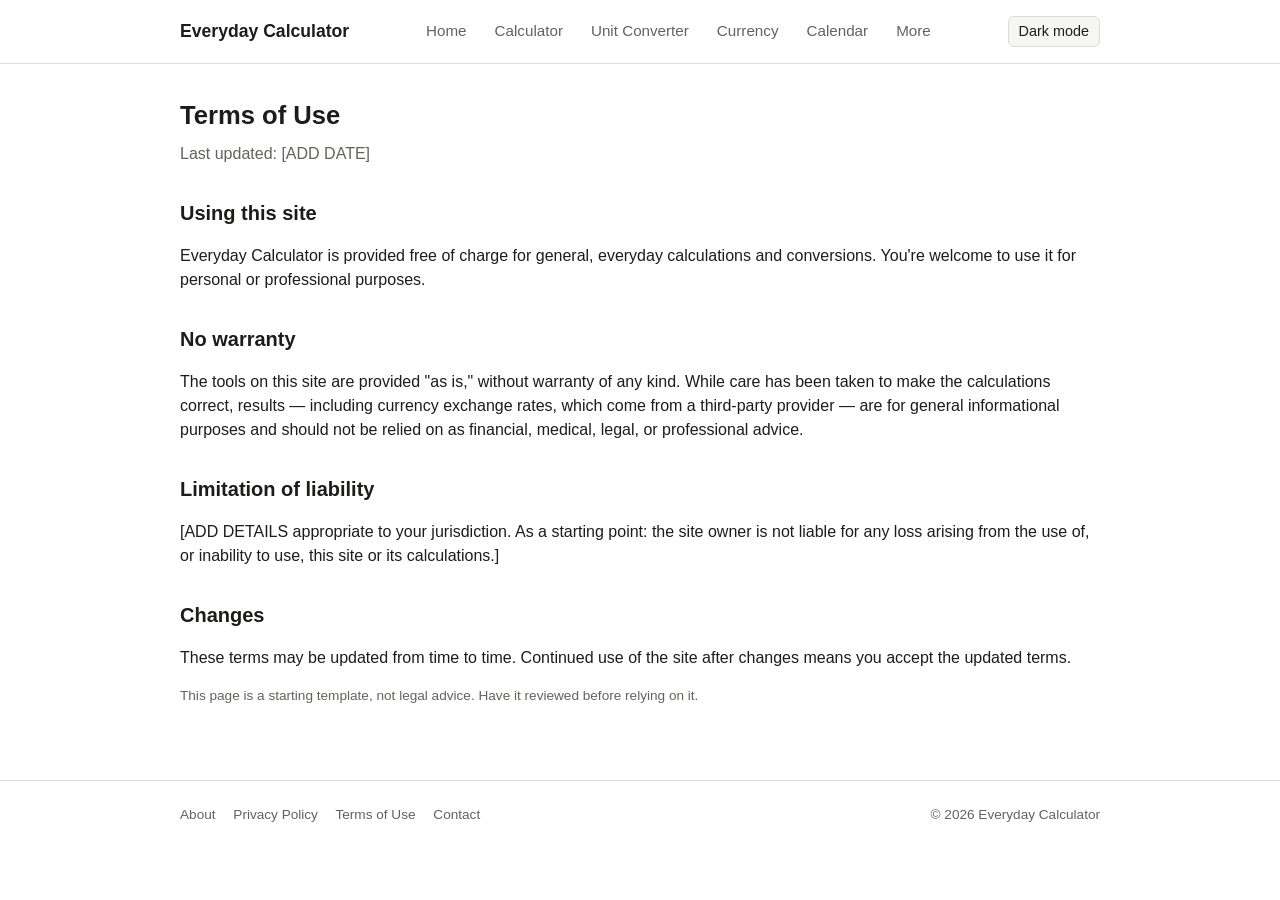
<file: terms.html>
<!doctype html>
<html lang="en">
<head>
<meta charset="utf-8">
<meta name="viewport" content="width=device-width, initial-scale=1">
<title>Terms of Use - Everyday Calculator</title>
<meta name="description" content="Terms of use for Everyday Calculator.">
<link rel="canonical" href="https://example.com/terms.html">
<link rel="stylesheet" href="style.css">
</head>
<body>
<a href="#main" class="skip-link">Skip to content</a>
<header class="site-header">
  <div class="nav-wrap">
    <a href="index.html" class="brand">Everyday Calculator</a>
    <button class="nav-toggle" id="nav-toggle" aria-expanded="false" aria-controls="site-nav">Menu</button>
    <nav class="site-nav" id="site-nav" aria-label="Main">
      <ul>
        <li><a href="index.html">Home</a></li>
        <li><a href="index.html#calculator">Calculator</a></li>
        <li><a href="converter.html">Unit Converter</a></li>
        <li><a href="currency.html">Currency</a></li>
        <li><a href="calendar.html">Calendar</a></li>
        <li><a href="more.html">More</a></li>
      </ul>
    </nav>
    <div class="nav-right">
      <button class="icon-btn" id="theme-toggle" type="button">Dark mode</button>
    </div>
  </div>
</header>

<main id="main">
  <div class="container">
    <h1>Terms of Use</h1>
    <p class="lede">Last updated: [ADD DATE]</p>

    <h2>Using this site</h2>
    <p>Everyday Calculator is provided free of charge for general, everyday calculations and conversions. You're welcome to use it for personal or professional purposes.</p>

    <h2>No warranty</h2>
    <p>The tools on this site are provided "as is," without warranty of any kind. While care has been taken to make the calculations correct, results — including currency exchange rates, which come from a third-party provider — are for general informational purposes and should not be relied on as financial, medical, legal, or professional advice.</p>

    <h2>Limitation of liability</h2>
    <p>[ADD DETAILS appropriate to your jurisdiction. As a starting point: the site owner is not liable for any loss arising from the use of, or inability to use, this site or its calculations.]</p>

    <h2>Changes</h2>
    <p>These terms may be updated from time to time. Continued use of the site after changes means you accept the updated terms.</p>

    <p class="note">This page is a starting template, not legal advice. Have it reviewed before relying on it.</p>
  </div>
</main>

<footer class="site-footer">
  <div class="container">
    <div>
      <a href="about.html">About</a>
      <a href="privacy.html">Privacy Policy</a>
      <a href="terms.html">Terms of Use</a>
      <a href="contact.html">Contact</a>
    </div>
    <div>&copy; 2026 Everyday Calculator</div>
  </div>
</footer>

<script src="shared.js"></script>
</body>
</html>
</file>
<file: style.css>
/* Everyday Calculator - shared styles */

:root {
  --bg: #ffffff;
  --surface: #f6f6f5;
  --surface-2: #eeeeec;
  --border: #dcdcd9;
  --text: #1c1c1a;
  --text-muted: #63625c;
  --accent: #1d4e89;
  --accent-hover: #163d6b;
  --accent-text: #ffffff;
  --danger: #a4342a;
  --focus: #1d4e89;
  --radius: 6px;
  --shadow: 0 1px 2px rgba(0, 0, 0, 0.06);
  --mono: "SFMono-Regular", Consolas, "Liberation Mono", Menlo, monospace;
  --sans: -apple-system, BlinkMacSystemFont, "Segoe UI", Roboto, Helvetica, Arial, sans-serif;
}

[data-theme="dark"] {
  --bg: #17181a;
  --surface: #1e1f22;
  --surface-2: #26272b;
  --border: #33343a;
  --text: #e9e9e6;
  --text-muted: #a3a29b;
  --accent: #5b8fd6;
  --accent-hover: #7ba5e0;
  --accent-text: #0f1113;
  --danger: #e08579;
  --focus: #5b8fd6;
}

@media (prefers-color-scheme: dark) {
  :root:not([data-theme="light"]) {
    --bg: #17181a;
    --surface: #1e1f22;
    --surface-2: #26272b;
    --border: #33343a;
    --text: #e9e9e6;
    --text-muted: #a3a29b;
    --accent: #5b8fd6;
    --accent-hover: #7ba5e0;
    --accent-text: #0f1113;
    --danger: #e08579;
    --focus: #5b8fd6;
  }
}

* { box-sizing: border-box; }

html { scroll-padding-top: 70px; }

body {
  margin: 0;
  font-family: var(--sans);
  background: var(--bg);
  color: var(--text);
  line-height: 1.5;
  font-size: 16px;
  -webkit-text-size-adjust: 100%;
}

a { color: var(--accent); }
a:hover { color: var(--accent-hover); }

img { max-width: 100%; }

.container {
  max-width: 960px;
  margin: 0 auto;
  padding: 0 20px;
}

/* Skip link */
.skip-link {
  position: absolute;
  left: -999px;
  top: 0;
  background: var(--accent);
  color: var(--accent-text);
  padding: 8px 14px;
  z-index: 200;
}
.skip-link:focus { left: 10px; top: 10px; }

/* Header / nav */
header.site-header {
  border-bottom: 1px solid var(--border);
  background: var(--bg);
  position: sticky;
  top: 0;
  z-index: 50;
}

.nav-wrap {
  display: flex;
  align-items: center;
  justify-content: space-between;
  padding: 12px 20px;
  max-width: 960px;
  margin: 0 auto;
}

.brand {
  font-weight: 600;
  font-size: 1.1rem;
  text-decoration: none;
  color: var(--text);
}

.brand:hover { color: var(--accent); }

nav.site-nav ul {
  list-style: none;
  display: flex;
  gap: 4px;
  margin: 0;
  padding: 0;
}

nav.site-nav a {
  display: block;
  padding: 8px 12px;
  text-decoration: none;
  color: var(--text-muted);
  border-radius: var(--radius);
  font-size: 0.95rem;
}

nav.site-nav a:hover,
nav.site-nav a[aria-current="page"] {
  color: var(--text);
  background: var(--surface);
}

.nav-right {
  display: flex;
  align-items: center;
  gap: 8px;
}

.icon-btn {
  border: 1px solid var(--border);
  background: var(--surface);
  color: var(--text);
  border-radius: var(--radius);
  padding: 7px 10px;
  cursor: pointer;
  font-size: 0.9rem;
  line-height: 1;
}
.icon-btn:hover { background: var(--surface-2); }

.nav-toggle {
  display: none;
  border: 1px solid var(--border);
  background: var(--surface);
  border-radius: var(--radius);
  padding: 7px 10px;
  cursor: pointer;
}

/* Focus states */
a:focus-visible,
button:focus-visible,
input:focus-visible,
select:focus-visible {
  outline: 2px solid var(--focus);
  outline-offset: 2px;
}

/* Main content spacing */
main { padding: 32px 0 60px; }

h1 { font-size: 1.6rem; margin: 0 0 8px; }
h2 { font-size: 1.25rem; margin: 32px 0 12px; }
h3 { font-size: 1.05rem; margin: 20px 0 8px; }
p.lede { color: var(--text-muted); margin: 0 0 28px; max-width: 60ch; }

/* Cards / panels */
.panel {
  border: 1px solid var(--border);
  border-radius: var(--radius);
  background: var(--surface);
  padding: 20px;
}

/* Tool grid */
.tool-grid {
  display: grid;
  grid-template-columns: repeat(3, 1fr);
  gap: 12px;
}

.tool-card {
  display: block;
  border: 1px solid var(--border);
  border-radius: var(--radius);
  padding: 16px;
  text-decoration: none;
  color: var(--text);
  background: var(--bg);
}
.tool-card:hover { border-color: var(--accent); background: var(--surface); }
.tool-card h3 { margin: 0 0 4px; font-size: 1rem; }
.tool-card p { margin: 0; color: var(--text-muted); font-size: 0.88rem; }

/* Calculator */
.calculator {
  max-width: 340px;
  border: 1px solid var(--border);
  border-radius: var(--radius);
  overflow: hidden;
  background: var(--bg);
}

.calc-display {
  background: var(--surface);
  padding: 18px 16px;
  text-align: right;
  border-bottom: 1px solid var(--border);
}

.calc-expression {
  font-family: var(--mono);
  color: var(--text-muted);
  font-size: 0.85rem;
  min-height: 1.1em;
  overflow-x: auto;
  white-space: nowrap;
}

.calc-value {
  font-family: var(--mono);
  font-size: 2rem;
  overflow-x: auto;
  white-space: nowrap;
}

.calc-keys {
  display: grid;
  grid-template-columns: repeat(4, 1fr);
  gap: 1px;
  background: var(--border);
}

.calc-keys button {
  border: 0;
  background: var(--bg);
  color: var(--text);
  padding: 16px 0;
  font-size: 1.05rem;
  cursor: pointer;
  font-family: var(--sans);
}

.calc-keys button:hover { background: var(--surface); }
.calc-keys button:active { background: var(--surface-2); }
.calc-keys button.op { color: var(--accent); }
.calc-keys button.equals { background: var(--accent); color: var(--accent-text); grid-row: span 2; }
.calc-keys button.equals:hover { background: var(--accent-hover); }
.calc-keys button.wide { grid-column: span 2; }

.calc-history {
  border-top: 1px solid var(--border);
  padding: 12px 16px;
}
.calc-history h2 {
  font-size: 0.85rem;
  margin: 0 0 8px;
  color: var(--text-muted);
  font-weight: 600;
}
.calc-history ul { list-style: none; margin: 0; padding: 0; max-height: 140px; overflow-y: auto; }
.calc-history li {
  display: flex;
  justify-content: space-between;
  gap: 8px;
  font-size: 0.85rem;
  padding: 4px 0;
  border-bottom: 1px dashed var(--border);
  font-family: var(--mono);
}
.calc-history li:last-child { border-bottom: none; }
.calc-history .empty { color: var(--text-muted); font-family: var(--sans); }
.calc-history .clear-history {
  margin-top: 8px;
  font-size: 0.8rem;
  background: none;
  border: none;
  color: var(--accent);
  cursor: pointer;
  padding: 0;
}

/* Forms */
label { display: block; font-size: 0.9rem; margin-bottom: 4px; color: var(--text-muted); }
input, select {
  width: 100%;
  padding: 9px 10px;
  border: 1px solid var(--border);
  border-radius: var(--radius);
  background: var(--bg);
  color: var(--text);
  font-size: 1rem;
  font-family: var(--sans);
}
.field { margin-bottom: 14px; }
.field-row { display: flex; gap: 12px; }
.field-row .field { flex: 1; }

button.btn {
  padding: 9px 16px;
  border: 1px solid var(--accent);
  background: var(--accent);
  color: var(--accent-text);
  border-radius: var(--radius);
  cursor: pointer;
  font-size: 0.95rem;
}
button.btn:hover { background: var(--accent-hover); border-color: var(--accent-hover); }
button.btn.secondary {
  background: var(--bg);
  color: var(--text);
  border-color: var(--border);
}
button.btn.secondary:hover { background: var(--surface); }

.result-box {
  border: 1px solid var(--border);
  border-radius: var(--radius);
  background: var(--surface);
  padding: 16px;
  margin-top: 16px;
}
.result-box .big { font-size: 1.5rem; font-family: var(--mono); }
.result-box .row { display: flex; justify-content: space-between; padding: 3px 0; font-size: 0.92rem; }
.result-box.error { border-color: var(--danger); color: var(--danger); background: transparent; }

.converter-row {
  display: grid;
  grid-template-columns: 1fr auto 1fr;
  gap: 10px;
  align-items: end;
}
.swap-btn {
  border: 1px solid var(--border);
  background: var(--surface);
  border-radius: var(--radius);
  width: 38px;
  height: 38px;
  cursor: pointer;
  font-size: 1rem;
}
.swap-btn:hover { background: var(--surface-2); }

.tab-list { display: flex; flex-wrap: wrap; gap: 6px; margin-bottom: 18px; }
.tab-list button {
  padding: 6px 12px;
  border: 1px solid var(--border);
  background: var(--bg);
  color: var(--text-muted);
  border-radius: 999px;
  cursor: pointer;
  font-size: 0.85rem;
}
.tab-list button[aria-selected="true"] {
  background: var(--accent);
  border-color: var(--accent);
  color: var(--accent-text);
}

.note { font-size: 0.85rem; color: var(--text-muted); margin-top: 10px; }

/* Calendar */
.cal-head {
  display: flex;
  align-items: center;
  justify-content: space-between;
  margin-bottom: 14px;
}
.cal-head h3 { margin: 0; font-size: 1.1rem; }
.cal-nav { display: flex; gap: 6px; }
.cal-grid {
  display: grid;
  grid-template-columns: repeat(7, 1fr);
  gap: 4px;
  text-align: center;
}
.cal-grid .dow { font-size: 0.78rem; color: var(--text-muted); padding: 6px 0; }
.cal-grid .day {
  padding: 10px 0;
  border-radius: var(--radius);
  border: 1px solid transparent;
  font-size: 0.92rem;
}
.cal-grid .day.muted { color: var(--text-muted); opacity: 0.45; }
.cal-grid .day.today { border-color: var(--accent); font-weight: 600; }

/* Footer */
footer.site-footer {
  border-top: 1px solid var(--border);
  padding: 24px 0 40px;
  color: var(--text-muted);
  font-size: 0.85rem;
}
footer.site-footer .container {
  display: flex;
  flex-wrap: wrap;
  justify-content: space-between;
  gap: 12px;
}
footer.site-footer a { color: var(--text-muted); margin-right: 14px; text-decoration: none; }
footer.site-footer a:hover { color: var(--accent); }

.visually-hidden {
  position: absolute;
  width: 1px; height: 1px;
  overflow: hidden;
  clip: rect(0 0 0 0);
  white-space: nowrap;
}

@media (max-width: 720px) {
  .tool-grid { grid-template-columns: repeat(2, 1fr); }
  nav.site-nav {
    display: none;
    position: absolute;
    top: 100%;
    left: 0;
    right: 0;
    background: var(--bg);
    border-bottom: 1px solid var(--border);
    padding: 8px 20px 16px;
  }
  nav.site-nav.open { display: block; }
  nav.site-nav ul { flex-direction: column; }
  .nav-toggle { display: block; }
  .field-row { flex-direction: column; gap: 0; }
  .converter-row { grid-template-columns: 1fr; }
  .swap-btn { justify-self: center; transform: rotate(90deg); }
}

@media (max-width: 480px) {
  .tool-grid { grid-template-columns: 1fr; }
  .calc-value { font-size: 1.6rem; }
  .calc-keys button { padding: 14px 0; font-size: 1rem; }
}

@media (prefers-reduced-motion: reduce) {
  * { transition: none !important; animation: none !important; }
}
</file>
